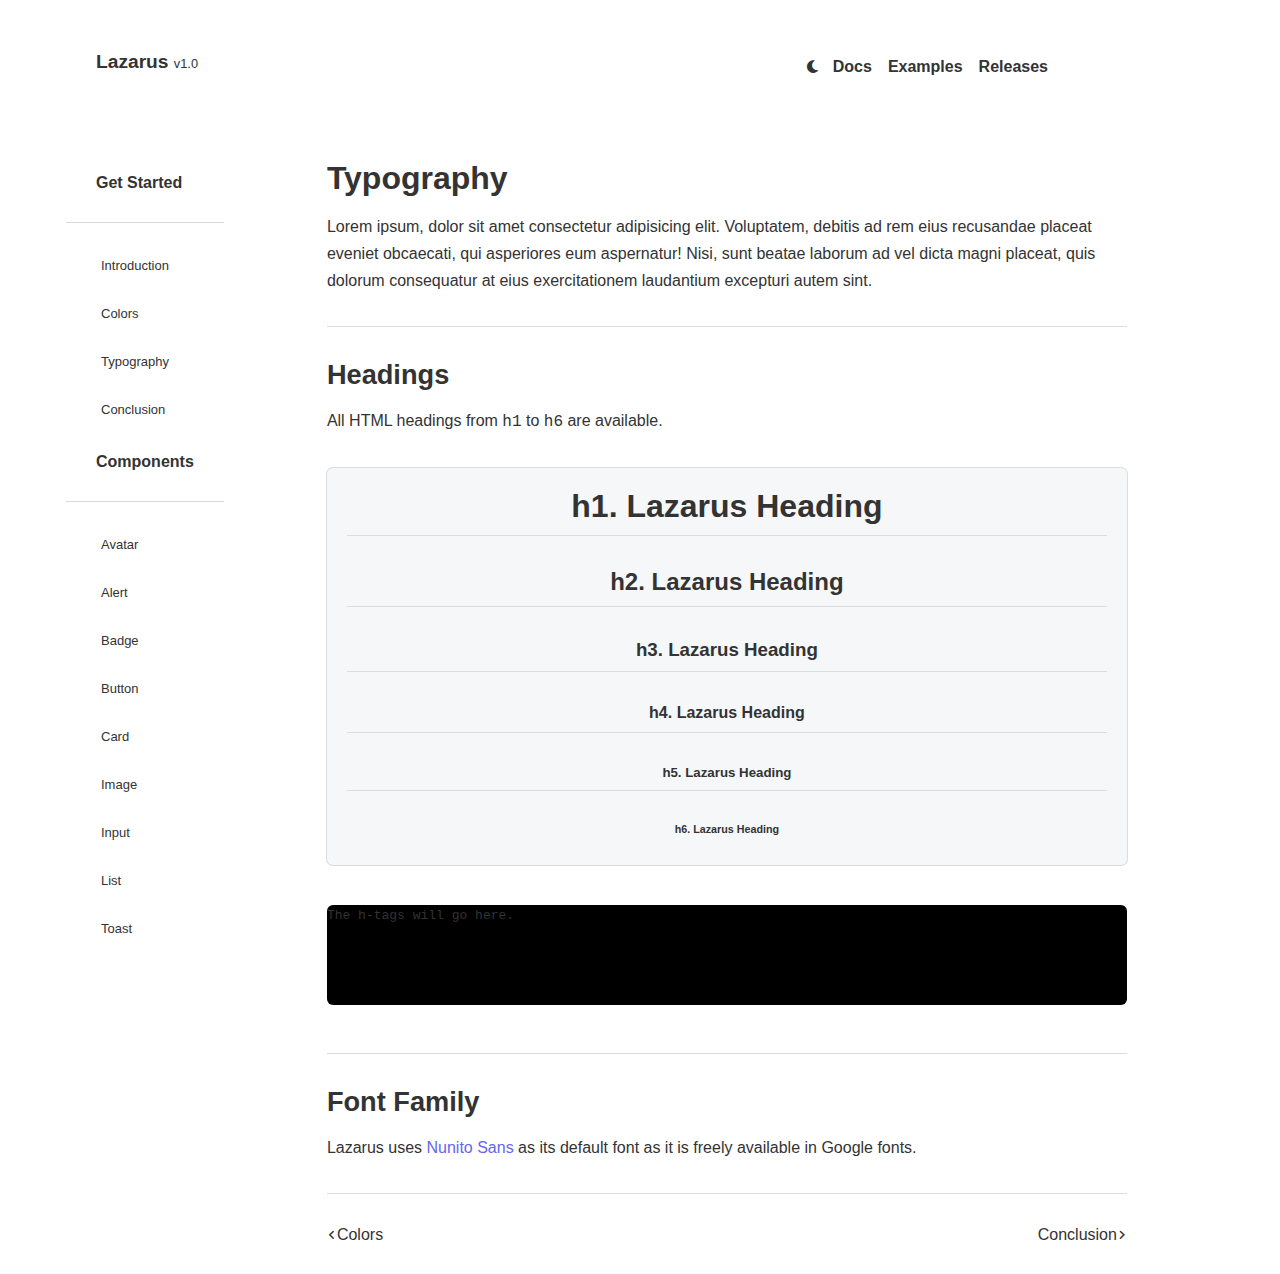
<file: Get Started/Typography.html>
<!DOCTYPE html>
<html lang="en">

<head>
    <meta charset="UTF-8">
    <meta http-equiv="X-UA-Compatible" content="IE=edge">
    <meta name="viewport" content="width=device-width, initial-scale=1.0">
    <link rel="stylesheet" href="/style.css">
    <link rel="stylesheet" href="/css/typography.css">
    <link rel="stylesheet" href="https://cdnjs.cloudflare.com/ajax/libs/font-awesome/6.0.0/css/all.min.css"
        integrity="sha512-9usAa10IRO0HhonpyAIVpjrylPvoDwiPUiKdWk5t3PyolY1cOd4DSE0Ga+ri4AuTroPR5aQvXU9xC6qOPnzFeg=="
        crossorigin="anonymous" referrerpolicy="no-referrer" />
    <title>Document</title>
</head>

<body>
    <div class="container">
        
        <nav>
            <div class="left-nav">
                <a href="#">Lazarus
                    <small>v1.0</small>
                </a>
            </div>
            <ul class="right-nav">

                <div class="dark-light ">
                    <i class="fa-solid fa-moon moon"></i>
                    <i class="fa-solid fa-sun sun"></i>

                </div>

                <li><a href="#">Docs</a></li>
                <li><a href="#">Examples</a></li>
                <li><a href="#">Releases</a></li>


            </ul>
        </nav>

    </div>
    <div class="doc-container">
        <div class="side-bar">
            <!-- Get started list start. -->
            <div class="nested-list1">
                <div class="list-topic">
                    <a href="#">
                        Get Started
                    </a>
                </div>
                <ul class="list-subtopic ">
                    <li><a href="#">Introduction</a></li>


                    <li><a href="./Get Started/Color.html">Colors</a></li>
                    <li><a href="#">Typography</a></li>
                    <li><a href="#">Conclusion</a></li>
                </ul>

            </div>
            <!-- Components List start -->
            <div class="nested-list1">
                <div class="list-topic">
                    <a href="#">
                        Components
                    </a>
                </div>
                <ul class="list-subtopic">
                    <li><a href="#">Avatar</a></li>


                    <li><a href="#">Alert</a></li>
                    <li><a href="#">Badge</a></li>
                    <li><a href="#">Button</a></li>
                    <li><a href="#">Card</a></li>
                    <li><a href="#">Image</a></li>
                    <li><a href="#">Input</a></li>
                    <li><a href="#">List</a></li>
                    <li><a href="#">Toast</a></li>





                </ul>
            </div>
        </div>

        <div class="doc-content">
            <div class="content-title">
                Typography
            </div>
            <div class="content-subtitle">
                 <p>Lorem ipsum, dolor sit amet consectetur adipisicing elit. Voluptatem, debitis ad rem eius recusandae placeat eveniet obcaecati, qui asperiores eum aspernatur! Nisi, sunt beatae laborum ad vel dicta magni placeat, quis dolorum consequatur at eius exercitationem laudantium excepturi autem sint.
                </p>
            </div>

            <div class="divider"></div>

            <div class="content-head">Headings</div>
            <div class="content-subtitle">
                <p>All HTML headings from <code>h1</code> to <code>h6</code> are available.
                </p> 
            </div>
            <div class="example-div heading-box">
                <h1>h1. Lazarus Heading</h1>
                <div class="divider m-1"></div>
                <h2>h2. Lazarus Heading</h2>
                <div class="divider m-1"></div>
                <h3>h3. Lazarus Heading</h3>
                <div class="divider m-1"></div>
                <h4>h4. Lazarus Heading</h4>
                <div class="divider m-1"></div>
                <h5>h5. Lazarus Heading</h5>
                <div class="divider m-1"></div>
                <h6>h6. Lazarus Heading</h6>
               
            </div>
            <div class="example-code">
                <code>The h-tags will go here.</code>
            </div>
            <div class="divider"></div>
            <div class="content-head">Font Family</div>
            <div class="content-subtitle">
                <p>Lazarus uses <a href="#" style="text-decoration: none; color:#6366F1;">Nunito Sans</a>  as its default font as it is freely available in Google fonts.</p>
            </div>
            <div class="divider"></div>
            

            <footer>
                <div class="prev-comp">
                    <i class="fa-solid fa-angle-left"></i>
                    <a href="#">Colors</a>
                </div>
                <div class="next-comp">
                    <a href="#">Conclusion</a>
                    <i class="fa-solid fa-angle-right"></i>
                </div>
            </footer>
               
        </div>
    </div>


    <script src="/script.js"></script>
</body>

</html>
</file>
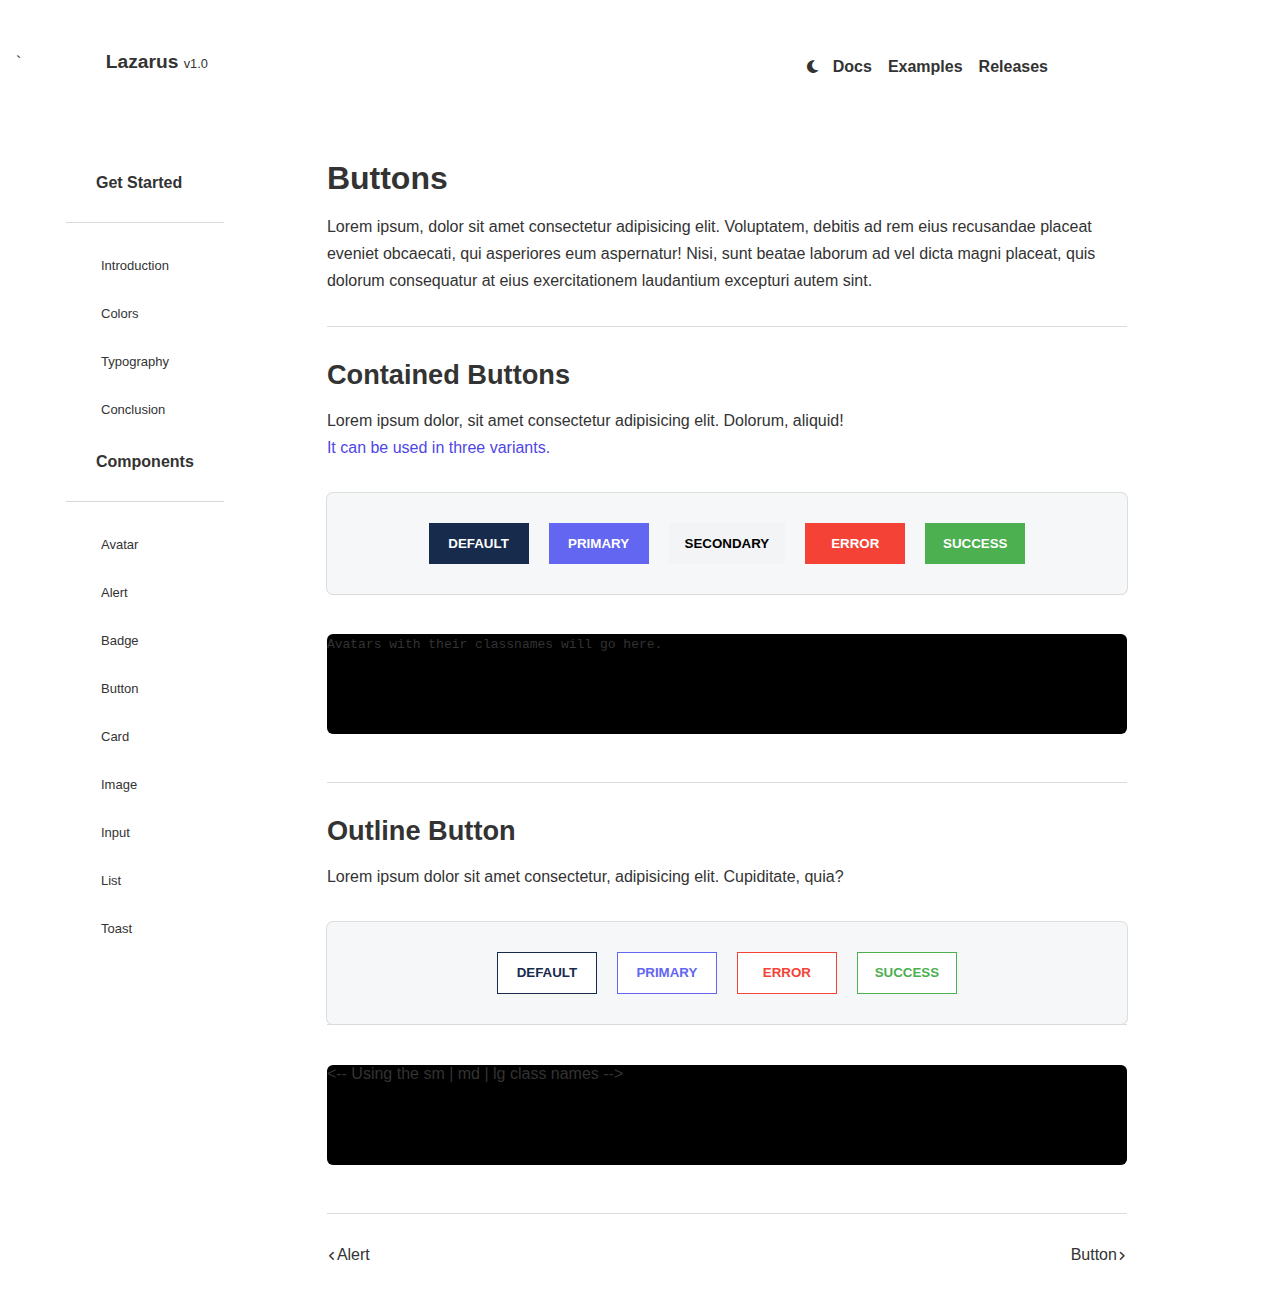
<file: Components/Buttons/buttons.html>
<!DOCTYPE html>
<html lang="en">

<head>
    <meta charset="UTF-8">
    <meta http-equiv="X-UA-Compatible" content="IE=edge">
    <meta name="viewport" content="width=device-width, initial-scale=1.0">
    <link rel="stylesheet" href="/style.css">
    <link rel="stylesheet" href="/Components/Buttons/buttons.css">
    <link rel="stylesheet" href="https://cdnjs.cloudflare.com/ajax/libs/font-awesome/6.0.0/css/all.min.css"
        integrity="sha512-9usAa10IRO0HhonpyAIVpjrylPvoDwiPUiKdWk5t3PyolY1cOd4DSE0Ga+ri4AuTroPR5aQvXU9xC6qOPnzFeg=="
        crossorigin="anonymous" referrerpolicy="no-referrer" />
    <title>Lazarus UI: Buttons</title>
</head>

<body>
    <div class="container">

        <nav>
            <div class="left-nav">`
                <a href="#">Lazarus
                    <small>v1.0</small>
                </a>
            </div>
            <ul class="right-nav">

                <div class="dark-light ">
                    <i class="fa-solid fa-moon moon"></i>
                    <i class="fa-solid fa-sun sun"></i>

                </div>

                <li><a href="#">Docs</a></li>
                <li><a href="#">Examples</a></li>
                <li><a href="#">Releases</a></li>


            </ul>
        </nav>

    </div>
    <div class="doc-container">
        <div class="side-bar">
            <!-- Get started list start. -->
            <div class="nested-list1">
                <div class="list-topic">
                    <a href="#">
                        Get Started
                    </a>
                </div>
                <ul class="list-subtopic ">
                    <li><a href="#">Introduction</a></li>


                    <li><a href="./Get Started/Color.html">Colors</a></li>
                    <li><a href="#">Typography</a></li>
                    <li><a href="#">Conclusion</a></li>
                </ul>

            </div>
            <!-- Components List start -->
            <div class="nested-list1">
                <div class="list-topic">
                    <a href="#">
                        Components
                    </a>
                </div>
                <ul class="list-subtopic">
                    <li><a href="#">Avatar</a></li>


                    <li><a href="#">Alert</a></li>
                    <li><a href="#">Badge</a></li>
                    <li><a href="#">Button</a></li>
                    <li><a href="#">Card</a></li>
                    <li><a href="#">Image</a></li>
                    <li><a href="#">Input</a></li>
                    <li><a href="#">List</a></li>
                    <li><a href="#">Toast</a></li>





                </ul>
            </div>
        </div>

        <div class="doc-content">
            <div class="content-title">
                Buttons
            </div>
            <div class="content-subtitle">
                 <p>Lorem ipsum, dolor sit amet consectetur adipisicing elit. Voluptatem, debitis ad rem eius recusandae placeat eveniet obcaecati, qui asperiores eum aspernatur! Nisi, sunt beatae laborum ad vel dicta magni placeat, quis dolorum consequatur at eius exercitationem laudantium excepturi autem sint.
                </p>
            </div>

            <div class="divider"></div>

            <div class="content-head">Contained Buttons</div>
            <div class="content-subtitle">
                <p>Lorem ipsum dolor, sit amet consectetur adipisicing elit. Dolorum, aliquid!
                    <br>
                <span style="color:var(--primary-hover)">It can be used in three variants.</span>
                </p> 
            </div>
            
            <div class="example-div">

                <button class="btn btn-default">DEFAULT</button>
                <button class="btn btn-primary">PRIMARY</button>
                <button class="btn btn-secondary">SECONDARY</button>
                <button class="btn btn-error">ERROR</button>
                <button class="btn btn-success">SUCCESS</button>
               


                  
              
            </div>
            <div class="example-code">
                <code>Avatars with their classnames will go here.</code>
            </div>
            <div class="divider">
                
            </div>
            <div class="content-head">
               Outline Button
            </div>
            <div class="content-subtitle">
                Lorem ipsum dolor sit amet consectetur, adipisicing elit. Cupiditate, quia?
            </div>
            <div class="example-div">

               
                <button class="btn outline-default">DEFAULT</button>
                <button class="btn outline-primary">PRIMARY</button>
              
                <button class="btn outline-error">ERROR</button>
                <button class="btn outline-success">SUCCESS</button>
               
                
            </div>
            <div class="divider"></div>
            <div class="example-code">
                <-- Using the sm | md | lg class names -->
            <code>
                <!-- <img class="avatar sm" src="https://url-of-the-image" alt="avatar-1"> -->
            </code>
            <code>
                <!-- <img class="avatar lg" src="https://url-of-the-image" alt="avatar-1"> -->
            </code>
             
            <code>
                <!-- <img class="avatar md" src="/assets/svg/female profile.svg"> -->
            </code>
                
            </div>
            <div class="divider">

            </div>
           
            
            
            
            <footer>
                <div class="prev-comp">
                    <i class="fa-solid fa-angle-left"></i>
                    <a href="#">Alert</a>
                </div>
                <div class="next-comp">
                    <a href="#">Button</a>
                    <i class="fa-solid fa-angle-right"></i>
                </div>
            </footer>
               
        </div>
    </div>
    <script src="/script.js"></script>
</body>
</file>
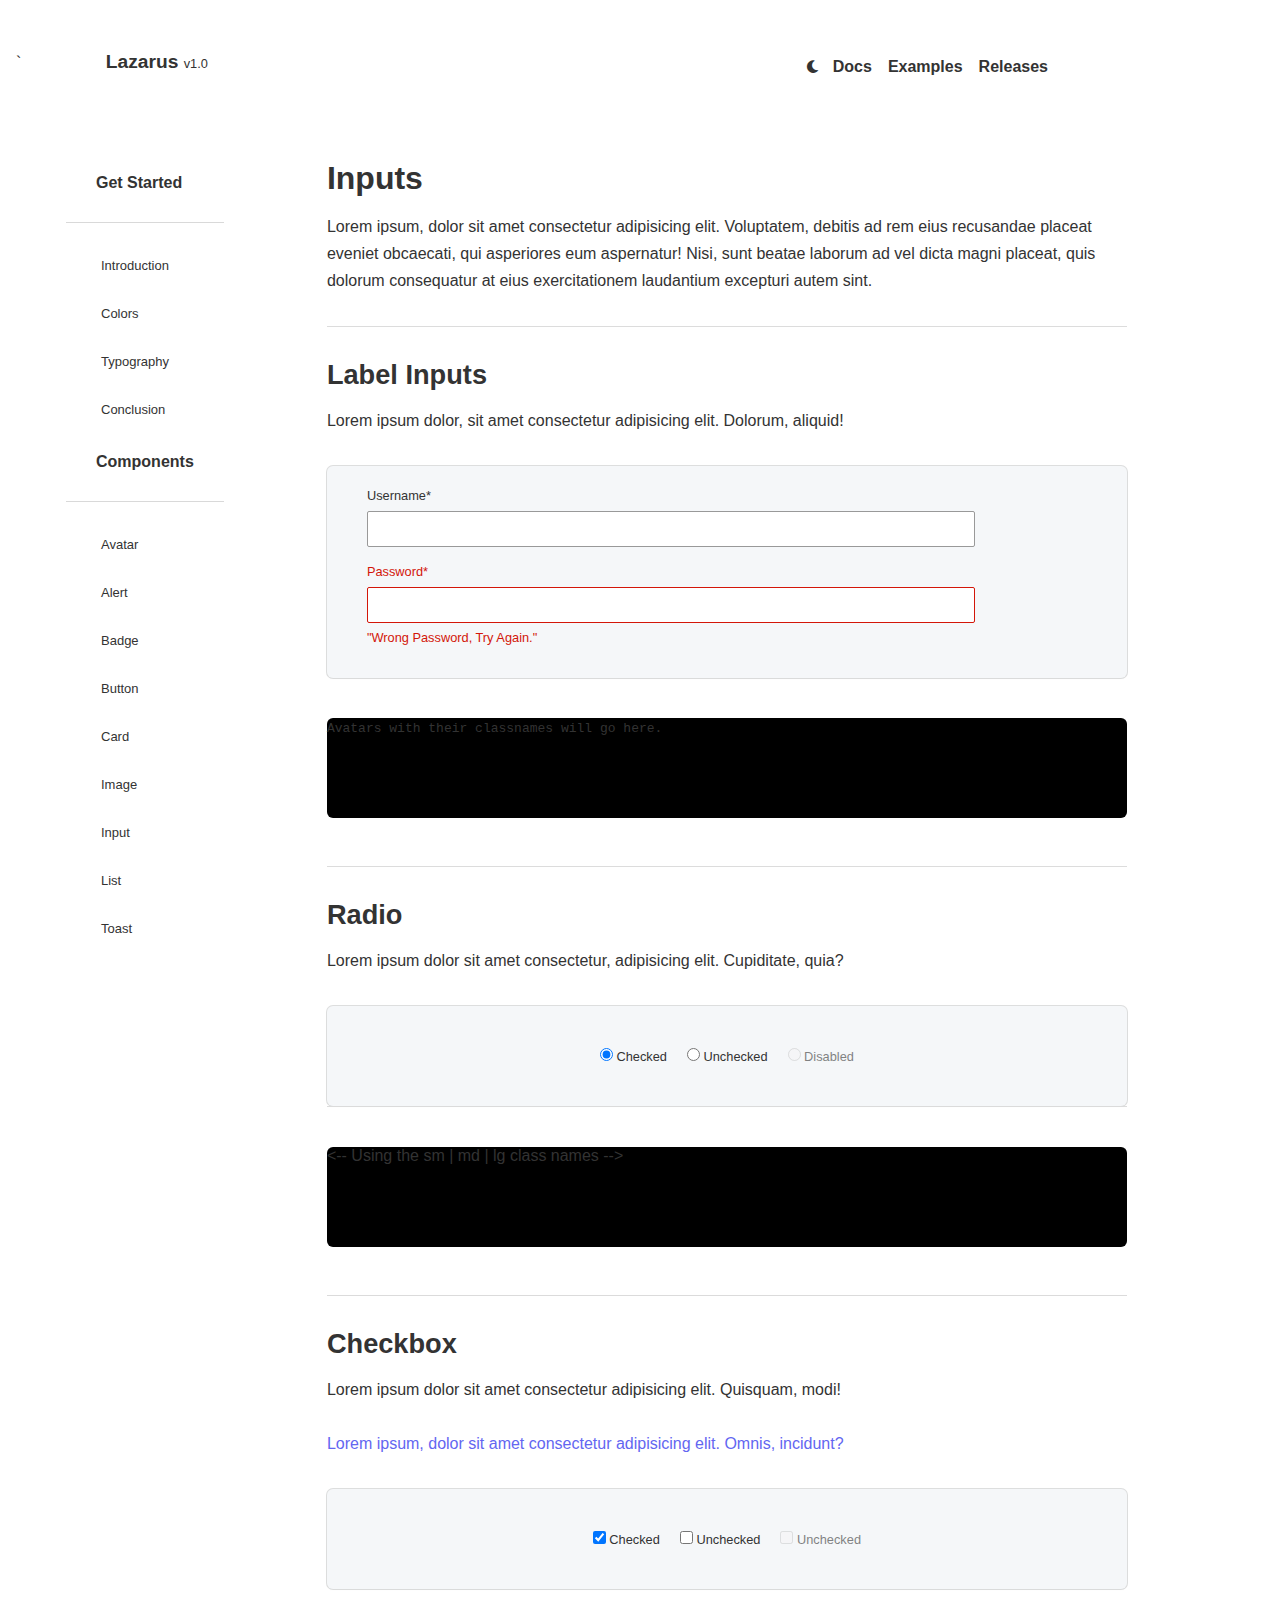
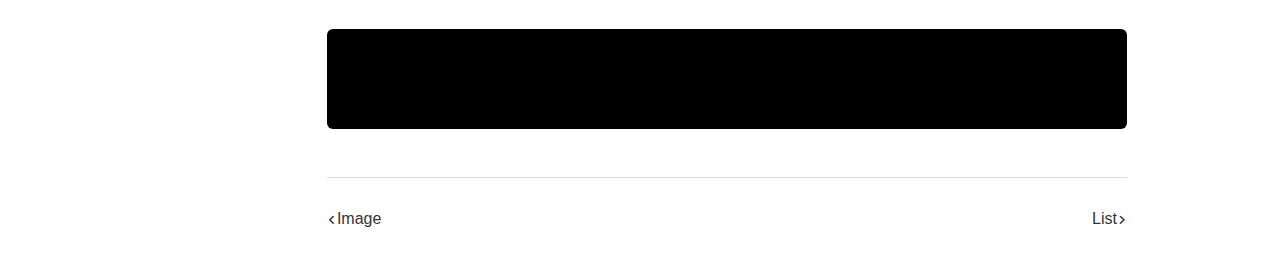
<file: Components/Input/input.html>
<!DOCTYPE html>
<html lang="en">

<head>
    <meta charset="UTF-8">
    <meta http-equiv="X-UA-Compatible" content="IE=edge">
    <meta name="viewport" content="width=device-width, initial-scale=1.0">
    <link rel="stylesheet" href="/style.css">
    <link rel="stylesheet" href="/Components/Input/input.css">
    <link rel="stylesheet" href="https://cdnjs.cloudflare.com/ajax/libs/font-awesome/6.0.0/css/all.min.css"
        integrity="sha512-9usAa10IRO0HhonpyAIVpjrylPvoDwiPUiKdWk5t3PyolY1cOd4DSE0Ga+ri4AuTroPR5aQvXU9xC6qOPnzFeg=="
        crossorigin="anonymous" referrerpolicy="no-referrer" />
    <title>Lazarus UI: Input</title>
</head>

<body>
    <div class="container">

        <nav>
            <div class="left-nav">`
                <a href="#">Lazarus
                    <small>v1.0</small>
                </a>
            </div>
            <ul class="right-nav">

                <div class="dark-light ">
                    <i class="fa-solid fa-moon moon"></i>
                    <i class="fa-solid fa-sun sun"></i>

                </div>

                <li><a href="#">Docs</a></li>
                <li><a href="#">Examples</a></li>
                <li><a href="#">Releases</a></li>


            </ul>
        </nav>

    </div>
    <div class="doc-container">
        <div class="side-bar">
            <!-- Get started list start. -->
            <div class="nested-list1">
                <div class="list-topic">
                    <a href="#">
                        Get Started
                    </a>
                </div>
                <ul class="list-subtopic ">
                    <li><a href="#">Introduction</a></li>


                    <li><a href="./Get Started/Color.html">Colors</a></li>
                    <li><a href="#">Typography</a></li>
                    <li><a href="#">Conclusion</a></li>
                </ul>

            </div>
            <!-- Components List start -->
            <div class="nested-list1">
                <div class="list-topic">
                    <a href="#">
                        Components
                    </a>
                </div>
                <ul class="list-subtopic">
                    <li><a href="#">Avatar</a></li>


                    <li><a href="#">Alert</a></li>
                    <li><a href="#">Badge</a></li>
                    <li><a href="#">Button</a></li>
                    <li><a href="#">Card</a></li>
                    <li><a href="#">Image</a></li>
                    <li><a href="#">Input</a></li>
                    <li><a href="#">List</a></li>
                    <li><a href="#">Toast</a></li>





                </ul>
            </div>
        </div>

        <div class="doc-content">
            <div class="content-title">
                Inputs
            </div>
            <div class="content-subtitle">
                 <p>Lorem ipsum, dolor sit amet consectetur adipisicing elit. Voluptatem, debitis ad rem eius recusandae placeat eveniet obcaecati, qui asperiores eum aspernatur! Nisi, sunt beatae laborum ad vel dicta magni placeat, quis dolorum consequatur at eius exercitationem laudantium excepturi autem sint.
                </p>
               
            </div>

            <div class="divider"></div>

            <div class="content-head">Label Inputs</div>
            <div class="content-subtitle">
                <p>Lorem ipsum dolor, sit amet consectetur adipisicing elit. Dolorum, aliquid!
                    
               
                </p> 
            </div>
            
            <div class="example-div alert-box">
                
                    <div class="input-group">
                        <label >Username*</label>
                        <input type="text"></input>
                    </div>
                    <div class="input-group err">
                        <label>Password*</label>
                        <input type="text"></input>
                        <div class="error-message">
                            "Wrong Password, Try Again."
                        </div>
                </div>
               
                  
              
            </div>
            <div class="example-code">
                <code>Avatars with their classnames will go here.</code>
            </div>
            <div class="divider">
                
            </div>
            <div class="content-head">
               Radio
            </div>
            <div class="content-subtitle">
                Lorem ipsum dolor sit amet consectetur, adipisicing elit. Cupiditate, quia?
            </div>
            <div class="example-div">
            
                  <div class="radio">
                      <label for="radio-1">
                          <input type="radio" name="radio" id="radio-1" checked>
                          Checked
                      </label>
                  </div>
                  <div class="radio">
                    <label for="radio-2">
                        <input type="radio" name="radio" id="radio-2" >
                        Unchecked
                    </label>
                </div>
                <div class="radio disabled">
                    <label for="radio-3">
                        <input type="radio" name="radio" id="radio-3" disabled>
                        Disabled
                    </label>
                </div>
                
            </div>
            <div class="divider"></div>
              <div class="example-code">
                    <-- Using the sm | md | lg class names -->
                <code>
                    <!-- <img class="avatar sm" src="https://url-of-the-image" alt="avatar-1"> -->
                </code>
                <code>
                    <!-- <img class="avatar lg" src="https://url-of-the-image" alt="avatar-1"> -->
                </code>
                
                <code>
                    <!-- <img class="avatar md" src="/assets/svg/female profile.svg"> -->
                </code>
                
            </div>
            <div class="divider"> 

            
          
         
            <div class="divider"></div>
            
                <div class="content-head">
                    Checkbox
                </div>
                    <div class="content-subtitle">
                        Lorem ipsum dolor sit amet consectetur adipisicing elit. Quisquam, modi!
                        <br>
                        <br>
                        <span style="color: var(--primary-color);">Lorem ipsum, dolor sit amet consectetur adipisicing elit. Omnis, incidunt?</span>
                    </div>
                    <div class="example-div">
                        <div class="checkbox">
                            <label for="checkbox-1">
                                <input type="checkbox" id="checkbox-1" name="checkbox" checked>
                                Checked
                            </label>
                        </div>

                        <div class="checkbox">
                            <label for="checkbox-2">
                                <input type="checkbox" id="checkbox-2" name="checkbox" >
                                Unchecked
                            </label>
                        </div>
                        
                        <div class="checkbox unchecked">
                            <label for="checkbox-3">
                                <input type="checkbox" id="checkbox-3" name="checkbox" disabled >
                                Unchecked
                            </label>
                        </div>
                        
                        
                    </div>
                    <div class="example-code">

                    </div>

                <div class="divider"></div>
                
           
            
            
            
            <footer>
                <div class="prev-comp">
                    <i class="fa-solid fa-angle-left"></i>
                    <a href="#">Image</a>
                </div>
                <div class="next-comp">
                    <a href="#">List</a>
                    
                    <i class="fa-solid fa-angle-right"></i>
                </div>
            </footer>
               
        </div>
    </div>
    <script src="/script.js"></script>
</body>
</file>
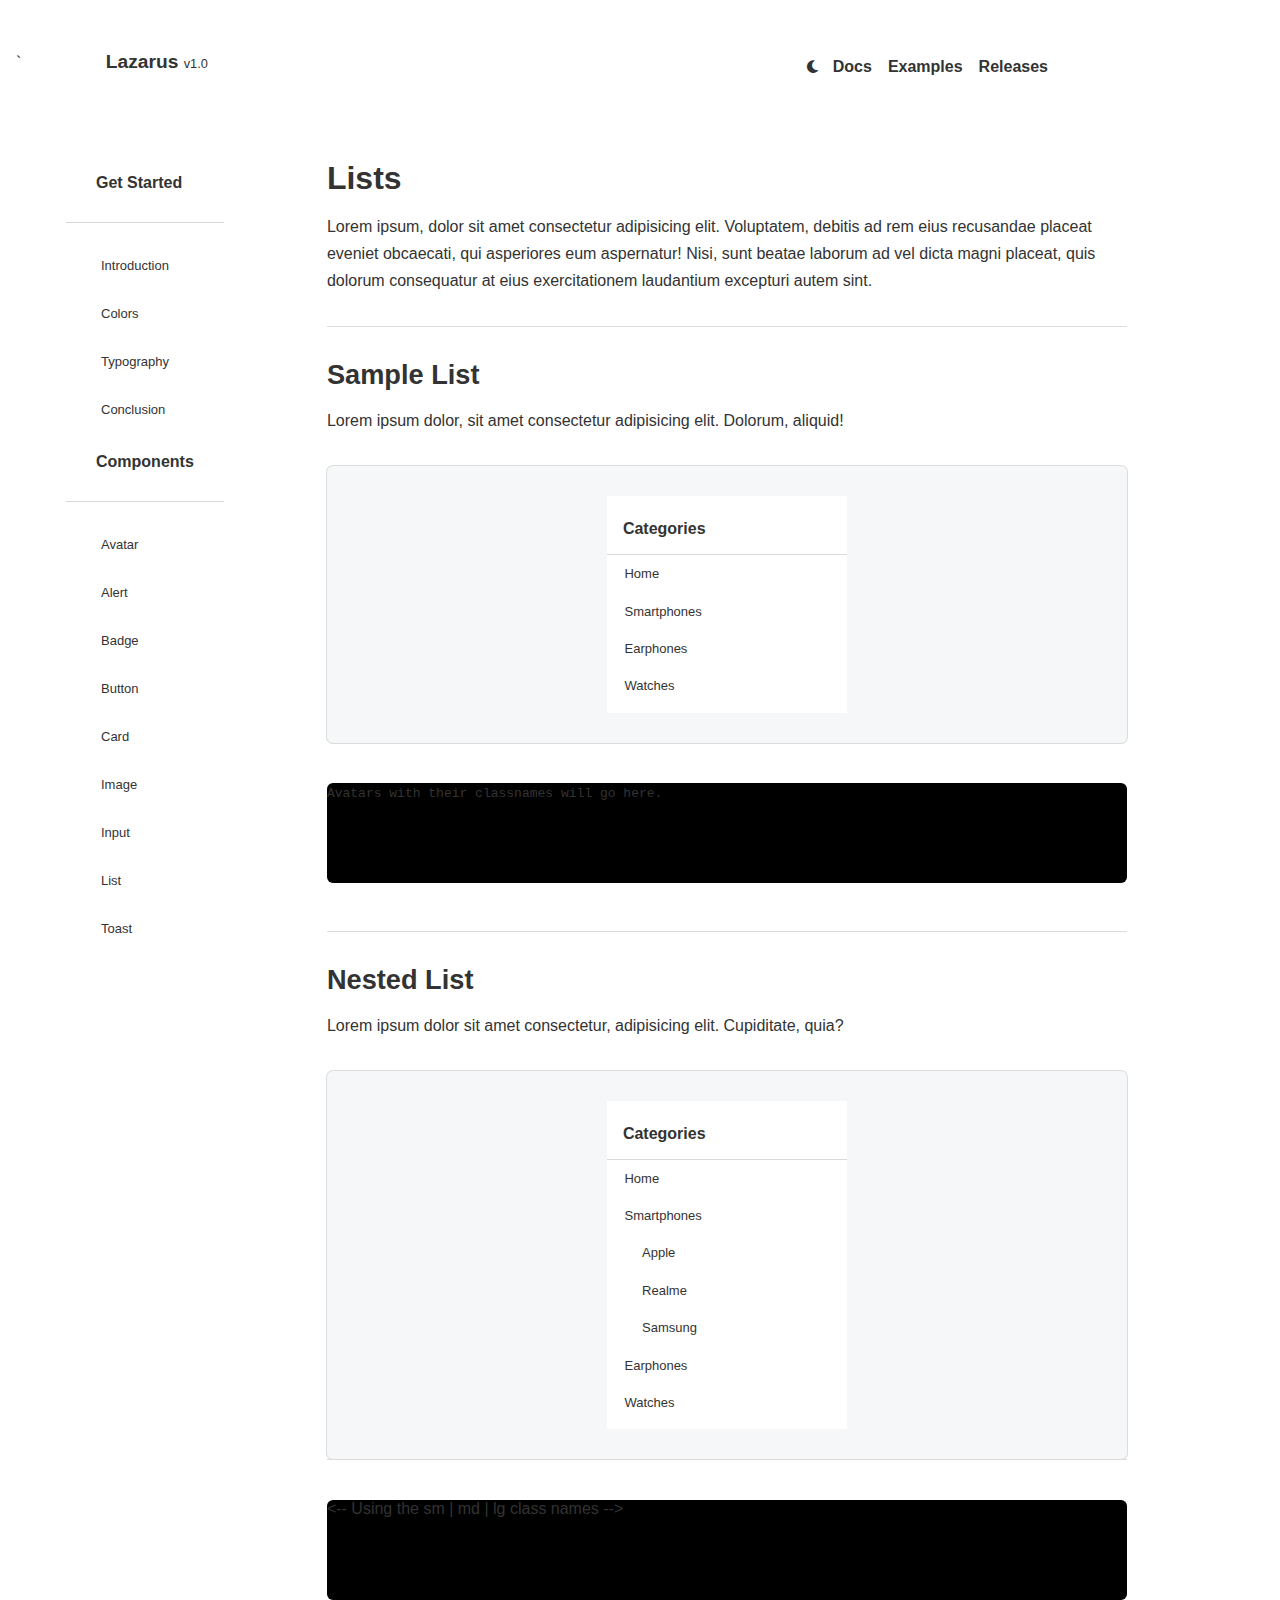
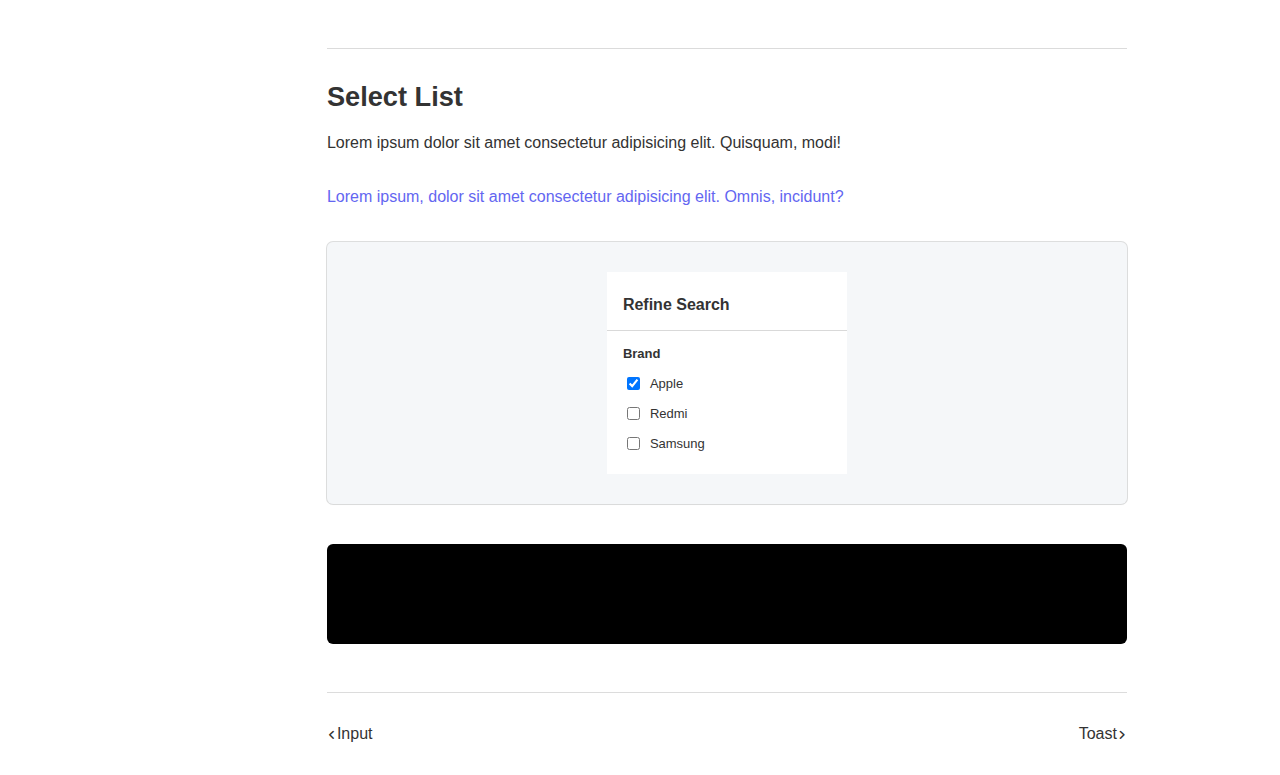
<file: Components/List/list.html>
<!DOCTYPE html>
<html lang="en">

<head>
    <meta charset="UTF-8">
    <meta http-equiv="X-UA-Compatible" content="IE=edge">
    <meta name="viewport" content="width=device-width, initial-scale=1.0">
    <link rel="stylesheet" href="/style.css">
    <!-- <link rel="stylesheet" href="/Components/Input/input.css"> -->
    <link rel="stylesheet" href="/Components/List/list.css">
    <link rel="stylesheet" href="https://cdnjs.cloudflare.com/ajax/libs/font-awesome/6.0.0/css/all.min.css"
        integrity="sha512-9usAa10IRO0HhonpyAIVpjrylPvoDwiPUiKdWk5t3PyolY1cOd4DSE0Ga+ri4AuTroPR5aQvXU9xC6qOPnzFeg=="
        crossorigin="anonymous" referrerpolicy="no-referrer" />
    <title>Lazarus UI: List</title>
</head>

<body>
    <div class="container">

        <nav>
            <div class="left-nav">`
                <a href="#">Lazarus
                    <small>v1.0</small>
                </a>
            </div>
            <ul class="right-nav">

                <div class="dark-light ">
                    <i class="fa-solid fa-moon moon"></i>
                    <i class="fa-solid fa-sun sun"></i>

                </div>

                <li><a href="#">Docs</a></li>
                <li><a href="#">Examples</a></li>
                <li><a href="#">Releases</a></li>


            </ul>
        </nav>

    </div>
    <div class="doc-container">
        <div class="side-bar">
            <!-- Get started list start. -->
            <div class="nested-list1">
                <div class="list-topic">
                    <a href="#">
                        Get Started
                    </a>
                </div>
                <ul class="list-subtopic ">
                    <li><a href="#">Introduction</a></li>


                    <li><a href="./Get Started/Color.html">Colors</a></li>
                    <li><a href="#">Typography</a></li>
                    <li><a href="#">Conclusion</a></li>
                </ul>

            </div>
            <!-- Components List start -->
            <div class="nested-list1">
                <div class="list-topic">
                    <a href="#">
                        Components
                    </a>
                </div>
                <ul class="list-subtopic">
                    <li><a href="#">Avatar</a></li>


                    <li><a href="#">Alert</a></li>
                    <li><a href="#">Badge</a></li>
                    <li><a href="#">Button</a></li>
                    <li><a href="#">Card</a></li>
                    <li><a href="#">Image</a></li>
                    <li><a href="#">Input</a></li>
                    <li><a href="#">List</a></li>
                    <li><a href="#">Toast</a></li>





                </ul>
            </div>
        </div>

        <div class="doc-content">
            <div class="content-title">
                Lists
            </div>
            <div class="content-subtitle">
                 <p>Lorem ipsum, dolor sit amet consectetur adipisicing elit. Voluptatem, debitis ad rem eius recusandae placeat eveniet obcaecati, qui asperiores eum aspernatur! Nisi, sunt beatae laborum ad vel dicta magni placeat, quis dolorum consequatur at eius exercitationem laudantium excepturi autem sint.
                </p>
               
            </div>

            <div class="divider"></div>

            <div class="content-head">Sample List</div>
            <div class="content-subtitle">
                <p>Lorem ipsum dolor, sit amet consectetur adipisicing elit. Dolorum, aliquid!
                    
               
                </p> 
            </div>
            
            <div class="example-div ">
                
                 <ul class="list">
                     <div class="list-title">Categories</div>
                     <li>Home</li>
                     <li>Smartphones</li>
                     <li>Earphones</li>
                     <li>Watches</li>
                 </ul>
                  
              
            </div>
            <div class="example-code">
                <code>Avatars with their classnames will go here.</code>
            </div>
            <div class="divider">
                
            </div>
            <div class="content-head">
               Nested List
            </div>
            <div class="content-subtitle">
                Lorem ipsum dolor sit amet consectetur, adipisicing elit. Cupiditate, quia?
            </div>
            <div class="example-div">
                <ul class="list">
                    <div class="list-title">Categories</div>
                    <li>Home</li>
                    <li class="collapsable">
                        <div>Smartphones</div>
                        <ul>
                            <li>Apple</li>
                            <li>Realme</li>
                            <li>Samsung</li>
                        </ul>
                    </li>
                    <li>Earphones</li>
                    <li>Watches</li>

                </ul>
                
                
            </div>
            <div class="divider"></div>
              <div class="example-code">
                    <-- Using the sm | md | lg class names -->
                <code>
                    <!-- <img class="avatar sm" src="https://url-of-the-image" alt="avatar-1"> -->
                </code>
                <code>
                    <!-- <img class="avatar lg" src="https://url-of-the-image" alt="avatar-1"> -->
                </code>
                
                <code>
                    <!-- <img class="avatar md" src="/assets/svg/female profile.svg"> -->
                </code>
                
            </div>
            <div class="divider"> 

            
          
         
            <div class="divider"></div>
            
                <div class="content-head">
                    Select List
                </div>
                    <div class="content-subtitle">
                        Lorem ipsum dolor sit amet consectetur adipisicing elit. Quisquam, modi!
                        <br>
                        <br>
                        <span style="color: var(--primary-color);">Lorem ipsum, dolor sit amet consectetur adipisicing elit. Omnis, incidunt?</span>
                    </div>
                    <div class="example-div">
                       <div class="list">
                           <div class="list-title">Refine Search</div>
                           <div class="check-title">Brand</div>
                           <div class="checkbox">
                               <label for="checkbox-1">
                                   <input type="checkbox" id="checkbox-1" name="checkbox" checked>
                                   Apple
                               </label>
                               <label for="checkbox-2">
                                <input type="checkbox" id="checkbox-2" name="checkbox" >
                                Redmi
                            </label>
                            <label for="checkbox-3">
                                <input type="checkbox" id="checkbox-3" name="checkbox">
                                Samsung
                            </label>
                           </div>
                       </div>
                        
                        
                    </div>
                    <div class="example-code">

                    </div>

                <div class="divider"></div>
                
           
            
            
            
            <footer>
                <div class="prev-comp">
                    <i class="fa-solid fa-angle-left"></i>
                    <a href="#">Input</a>
                </div>
                <div class="next-comp">
                    <a href="#">Toast</a>
                    
                    <i class="fa-solid fa-angle-right"></i>
                </div>
            </footer>
               
        </div>
    </div>
    <script src="/script.js"></script>
</body>
</file>
<file: style.css>
:root{
    --primary-color:#6366F1;
    --default-color: #172b4D;
    --secondary-color:#f3f4f6;
    --danger-color:#f44336;
    --success-color: #4caf50;
    --warning-color: #ff9800;
    --primary-hover: #4f46e5;
    --secondary-hover: #e5e7eb;
    --danger-hover: #d31609;
    --success-hover: #0d8611;
    --active-hover: #058ce0;
    --off-white: #f6f9fc;
    --active-color:#1ea7fd;
    --text-color:#333;
    --text-color2: #333;
}

*{
    margin: 0;
    padding:0;
    box-sizing: border-box;
}
body{
    width:100%;
    min-height: 100vh;
    height: max-content;
    font-family: "Nunito Sans", sans-serif;
    color: var(--text-color);
}
body.dark{
    background-color: black;
    --primary-color:#6366F1;
    --default-color: #172b4D;
    --secondary-color:#f3f4f6;
    --danger-color:#f44336;
    --success-color: #4caf50;
    --warning-color: #ff9800;
    --primary-hover: #4f46e5;
    --secondary-hover: #e5e7eb;
    --danger-hover: #d31609;
    --success-hover: #0d8611;
    --active-hover: #058ce0;
    --off-white: #f6f9fc;
    --active-color:#1ea7fd;
    --text-color:#f6f9fc;
    --text-color2: #333;
}


.container{
    /* position:fixed; */

    top: 0;
    left: 0;
    right: 0;
    bottom: auto;
    width: 100%;
    /* min-height: 100vh; */
    /* height: max-content; */
    margin:auto;
    display: block;
   
    
}
.doc-container{
    width: 100%;
    display: flex;
    margin-top:20px;
    padding: 0 1rem;
}
/* .doc-container{
    width: 100%;
    margin: 50px auto 0;
    display: flex;
    padding: 0 1rem;
} */
.doc-content{  

   min-width: 0;
   margin: 1rem auto 0;
   max-width: 800px;
   flex: 1 1 0%;
}

nav{
    
    display: flex;
    justify-content:space-between;
    align-items: center;
    padding: 2.5rem 1rem;
    width: 90%;
}
.left-nav a{
    text-decoration: none;
    color: var(--text-color);
    font-size: 1.2rem;
    font-weight: 800;
    margin-left: 5rem;
}
.left-nav a small{
    font-weight: 200;
    font-size: 0.8rem;
}
.right-nav .dark-light{
    display: flex;
    align-items: center;
    justify-content: center;
    margin: 0 5px;
    /* width: 40px; */
    position: relative;
}
.right-nav .dark-light i{
    display: absolute;
    font-size: 0.9rem;
    cursor: pointer;
    transition: all 0.3s ease;
    color: var(--text-color);
    
}
.dark-light i.sun{
    position: absolute;
    opacity: 0;
    pointer-events: none;
}
.dark-light.active i.sun{
    opacity: 1;
    pointer-events: auto;
    color: var(--text-color);
}
.dark-light.active i.moon{
    opacity: 0;
    pointer-events: none;
}
.right-nav{
    display: flex;
    align-items: center;
    justify-content: space-between;
    margin-right: 5rem;
    margin-top: 10px;
   
}
.right-nav li{
    list-style-type: none;
    padding: 0.5rem;

   
}
.right-nav li a{
    position:relative;
    top: 0;
    text-decoration: none;
    font-size: 1.0rem;
    color: var(--text-color);
    font-weight: 600;
    cursor: pointer;
    transition: all 0.3s ease;
}
.right-nav li a::before{
    content:"";
    position: absolute;
    height: 6px;
    width: 6px;
    background-color: var(--text-color);
    border-radius: 50%;
    left: 50%;
    transform: translateX(-50%);
    bottom: -5px;
    transition: all 0.3s ease;
    opacity: 0;
}
.right-nav li a:hover::before{
    opacity: 1;
}


.content-title{
    color: var(--text-color);
    font-size: 2rem;
    font-weight: 900;
    margin-bottom: 1rem;
}

.content-subtitle{
    line-height: 27px;
    color: var(--text-color);
    margin-bottom: 2rem;
    font-size: 1rem;
    font-weight: 400;
}
.content-head{
    color: var(--text-color);
    font-size: 1.7rem;
    font-weight: 800;
    margin-bottom: 1rem;
}
.divider{
    margin-bottom: 2rem;
    width: 100%;
    height: 1px;
    background-color: #dadadaf3;
}
.example-code{
    height: max-content;
    margin-bottom: 3rem;
}
/* .intro-code{
    margin-bottom: 0;
} */
.side-bar{
    margin-top:-5rem;
    margin-right: 1rem;
    
    flex-grow: 0;
    flex-shrink: 0;
    flex-basis: 40px;
}
.list-topic{
    /* margin: 50px; */
    padding:30px;
    font-weight: 500;
    border-bottom: 1px solid #d9d9d9;
    margin-bottom: 0.5rem;
    position: relative;
    left: 50px;
    top: 5rem;
}
.list-topic a{
    text-decoration: none;
    color: var(--text-color);
    font-weight: 700;
    font-size: 1rem;
}
.list-subtopic li{
    list-style-type: none;
    position: relative;
    padding: 15px;
    top: 90px;
    left: 70px;
    
}
.list-subtopic li a{
    position: relative;
    text-decoration: none;
    color: var(--text-color);
    font-weight: 500;
    font-size: 13px;
    /* transition: all 0.3s ease; */
}


.list-subtopic li a::before{
    position:absolute;
    content: "";
    height: 6px;
    width: 6px;
    background-color: var(--text-color);
    border-radius: 50%;
    left: 50%;
    transform: translateX(-50%);
    bottom: -6px;
    opacity: 0;
    transition: all 0.3s ease;

}

.list-subtopic li a:hover::before{
    /* color: var(--active-color); */
    opacity: 1;
}
.list-subtopic li a:active{
    
    font-weight: 700;

}

/* Example-div */
.example-div{
    display: flex;
    /* flex-direction: column; */
    justify-content: center;
    width: 100%;
    border-radius: 6px;
    align-items: center;
    box-shadow: rgba(0, 0, 0,0.02) 0px 1px 3px 0px,
                rgba(27, 31, 35, 0.15) 0px 0px 0px 1px;
    background-color: #F5F7F9;
    flex-wrap: wrap;
    padding: 20px;
    color: var(--text-color2);
    min-height: 100px;
    
    
}
/* example-code */
.example-code{
    margin-top: 40px;
    width: 100%;
    min-height: 100px;
    background-color:black;
    color:var(--text-color);
    border-radius: 6px;
}
.btn{
    background-color: pink;
    color: white;
    min-width: 100px;
    font-weight: 600;
    padding: 0.8rem 1rem;
    border: none;
    cursor: pointer;
    transition: all 0.3s ease-in-out;
    margin: 10px;
}
footer{
    display: flex;
    /* width: 100%; */
    padding-bottom: 2rem;
    font-weight: 500;
    justify-content: space-between;
    
}
.prev-comp ,
.next-comp {
    display: flex;
    align-items: center;

    
    cursor: pointer;
    transition: all 0.2s ease-in-out;
}
.prev-comp i, 
.next-comp i{
    font-size: 0.7rem;
    padding:0 2px;
}
.prev-comp a,
.next-comp a{
    text-decoration: none;
    color: var(--text-color);
}
</file>
<file: css/typography.css>
/* .heading-box{
    display: flex;
    flex-direction: column;
    align-items: flex-start;
} */
.example-div{
    display: flex;
    flex-direction: column;
    justify-content: center;
    width: 100%;
    border-radius: 6px;
    
    box-shadow: rgba(0, 0, 0,0.02) 0px 1px 3px 0px,
                rgba(27, 31, 35, 0.15) 0px 0px 0px 1px;
    background-color: #F5F7F9;
    flex-wrap: wrap;
    padding: 20px;
    color: var(--text-color2);
    
    
}
.example-div h1,h2,h3,h4,h5,h6{
    position: relative;
    bottom: 10px;
    margin-top: 10px;
   
}
</file>
<file: Components/Buttons/buttons.css>
.btn-default{
    background-color: var(--default-color);
}
.btn-primary{
    background-color: var(--primary-color);
}
.btn-secondary{
    background-color: var(--secondary-color);
    color: black;
}
.btn-error{
    background-color: var(--danger-color);

}
.btn-success{
    background-color: var(--success-color);
}

.btn-default:hover{
    background-color: var(--default-color);
}
.btn-primary:hover{
    background-color: var(--primary-hover);
}
.btn-secondary:hover{
    background-color: var(--secondary-hover);
}
.btn-error:hover{
    background-color: var(--danger-hover);
}
.btn-success:hover{
    background-color: var(--success-hover);
}
/* No space between the two classes */
.btn.outline-default{
    border: 1px solid var(--default-color);
    background-color:white;
    color:var(--default-color)
}
.btn.outline-default:hover{
    background-color: var(--default-color);
    color: white;
}
.btn.outline-primary{
    background-color: white;
    color: var(--primary-color);
    border: 1px solid var(--primary-color);
}
.btn.outline-primary:hover{
    background-color: var(--primary-color);
    color: white;
}
.btn.outline-error{
    background-color: white;
    color: var(--danger-color);
    border: 1px solid var(--danger-color);
}
.btn.outline-error:hover{
    color: white;
    background-color: var(--danger-color);
}
.btn.outline-success{
    background-color: white;
    color: var(--success-color);
    border: 1px solid var(--success-color);
}
.btn.outline-success:hover{
    background-color: var(--success-color);
    color:white;
}
.btn.btn-link{
    background-color: var(--active-color);
}
.btn.btn-link:hover{
    background-color:var(--primary-hover);
}
.btn.btn-link i{
    margin-right: 4px;
}
</file>
<file: Components/Input/input.css>
.alert-box{
    display: flex;
    flex-direction: column;
    align-items: flex-start;
}
.input-group{
    color: #333;
    font-size: 0.8rem;
    line-height: 20px;
    margin: 0 20px 10px;
    width: 80%;
}
input[type="text"]{
    background-color: #fff;
    border: 1px solid #999;
    padding: 0.6rem 0.7rem;
  
    font-size: 0.8rem;
    margin: 5px 0;
    width: 100%;
    transition:all 0.3s ease;
    outline: none;
    border-radius: 2px;
}
input[type="text"]:focus{
    border-color: var(--active-color);
}

.input-group.err {
    color: var(--danger-hover);
}
.input-group.err input{
    border-color: var(--danger-hover);
} 
.radio, .checkbox{
    padding: 10px;
}
.radio label, .checkbox label{
    font-size: 0.8rem;
}
.radio.disabled, .checkbox.unchecked{
    opacity: 0.6;
}
</file>
<file: Components/List/list.css>
.list{
    background-color: white;
    padding: 0.5rem 0;
    margin: 10px;
    width: 240px;
    max-width: 95%;
}
.list li{
    list-style-type: none;
    font-size: 13px;
    padding: 0.7rem 1.1rem;
    font-weight: 400;
    transition: all 0.3s ease;
    cursor: pointer;
}
.list-title{
    padding: 1rem;
    font-weight: 600;
    border-bottom: 1px solid #d9d9d9;
    
}
.list .collapsable{
    padding: 0.7rem 1.1rem 0;
}
.collapsable>div{
    padding-bottom: 0.7rem;
    transition: all 0.3s ease-in-out;
}
.check-title{
    font-weight: 600;
    margin: 15px 0;
    border: none;
    padding: 0 1rem;
    font-size: 13px;
}
.checkbox label{
    display: flex;
    align-items: center;
    margin: 15px 10px;
    /* padding: 5px; */
    font-size: 13px;
}
.checkbox input{
    cursor: pointer;
    margin: 0 10px;
}
</file>
